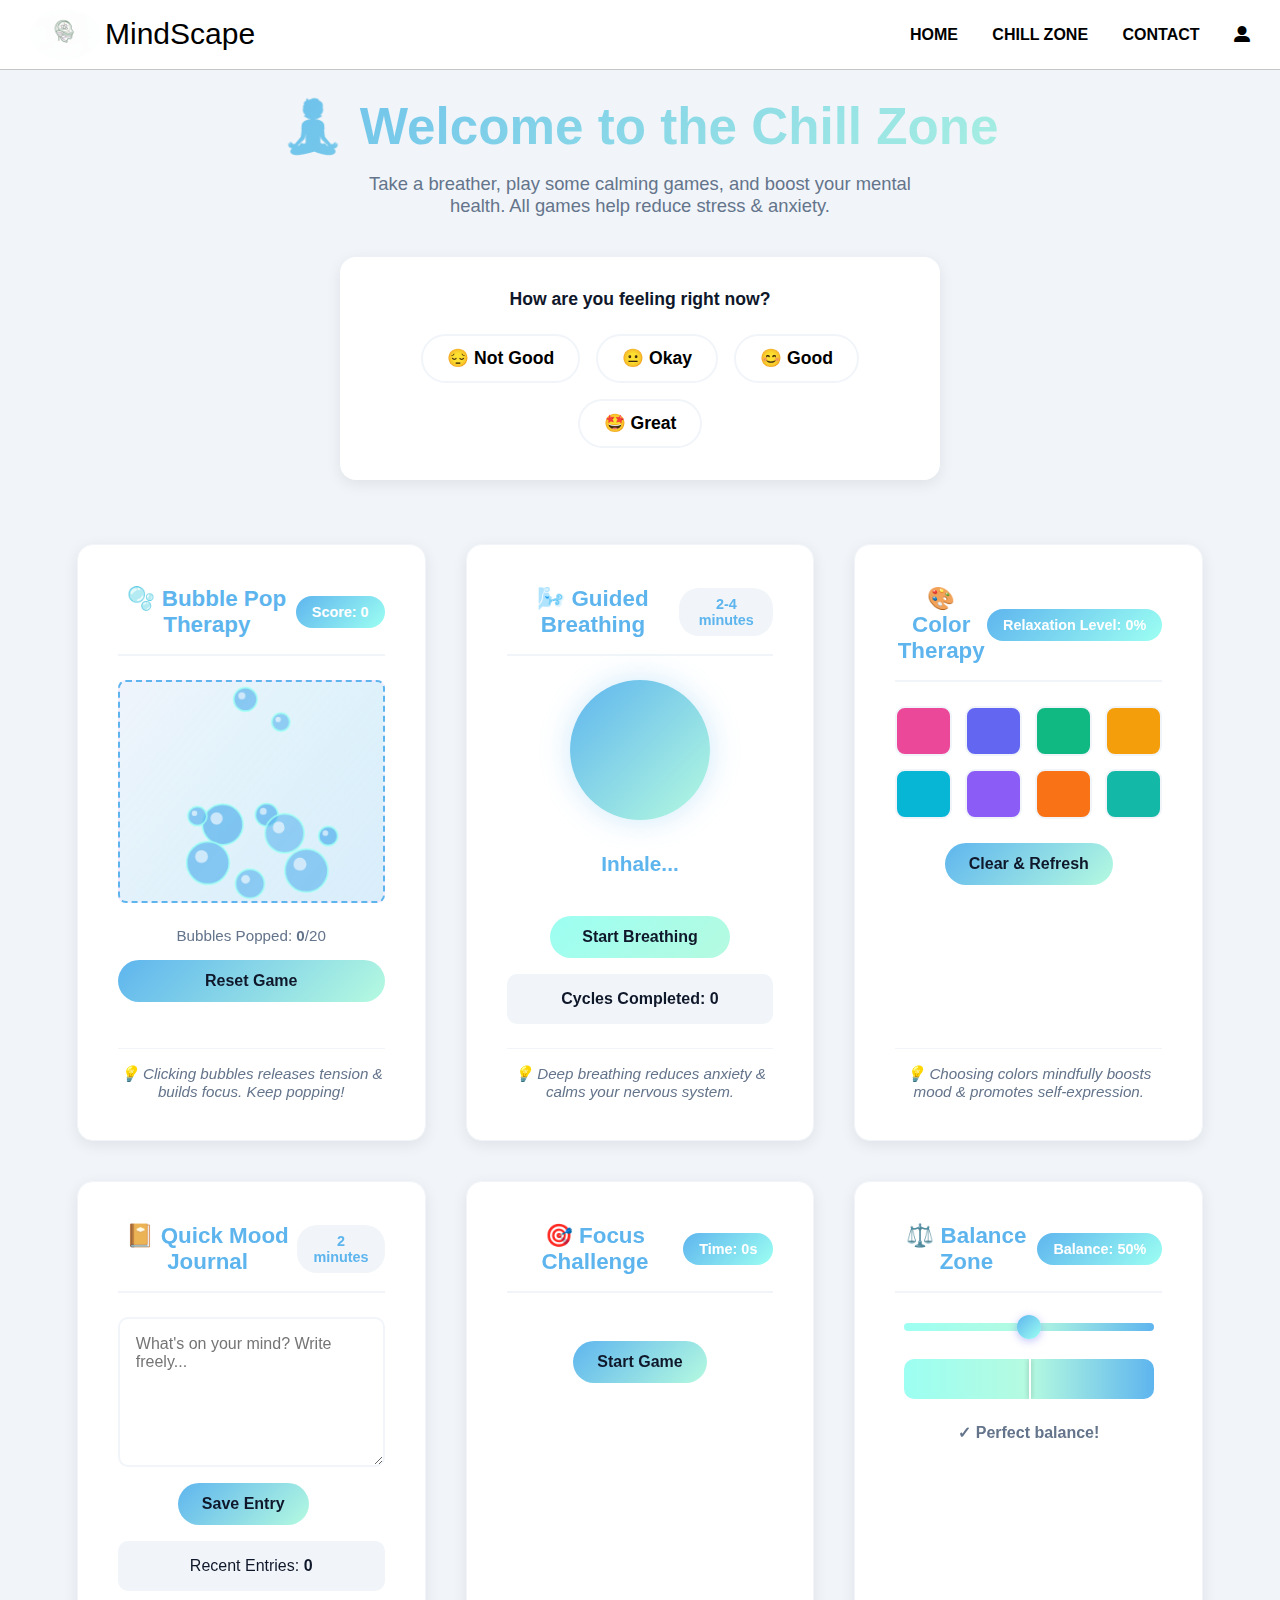
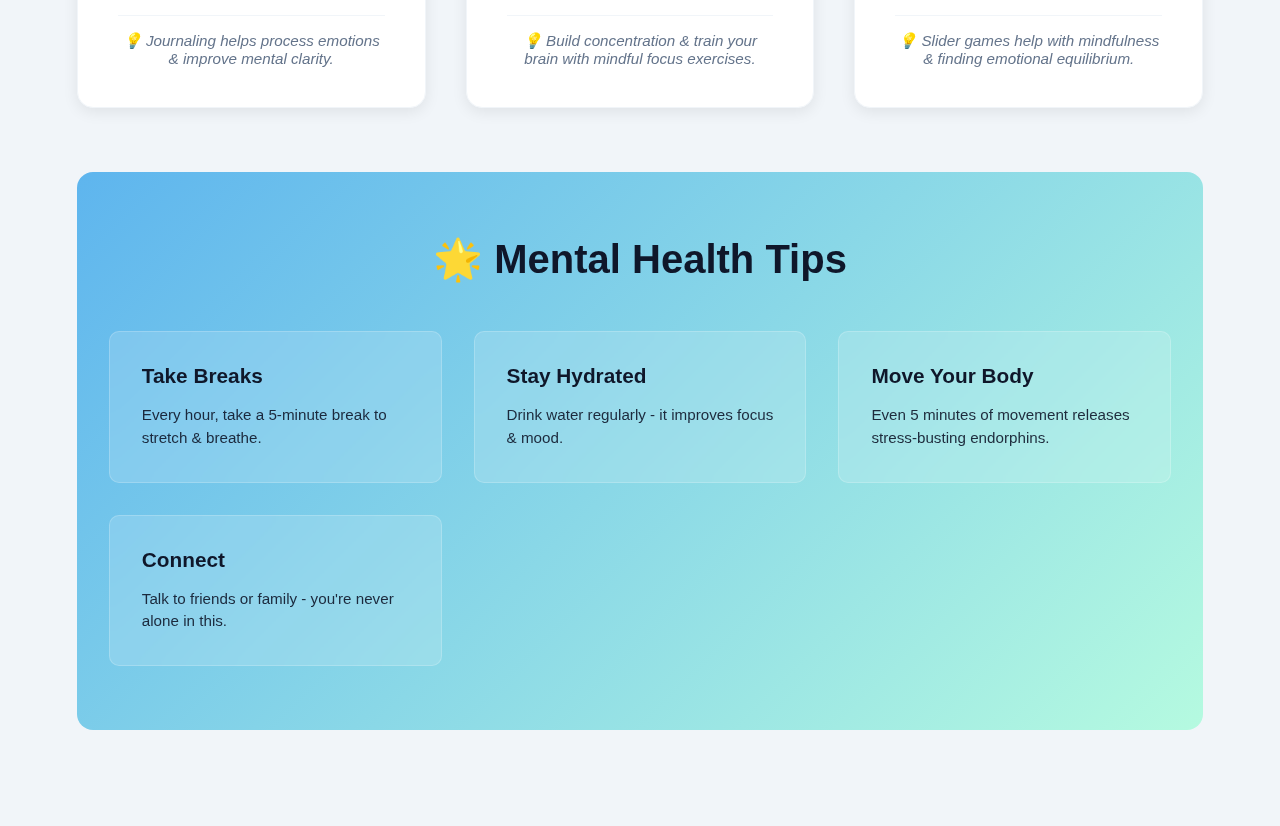
<file: relax.html>
<!DOCTYPE html>
<html lang="en">
<head>
    <meta charset="UTF-8">
    <meta name="viewport" content="width=device-width, initial-scale=1.0">
    <title>Chill Zone – Relax & Play</title>
    <link rel="stylesheet" href="https://cdnjs.cloudflare.com/ajax/libs/font-awesome/6.4.0/css/all.min.css">
    <link rel="stylesheet" href="Assets/Css/theme.css">
    <link rel="stylesheet" href="Assets/Css/style.css">
    <link rel="stylesheet" href="Assets/Css/relax.css">
</head>
<body>

  <!-- Navbar -->
  <div class="navbar">
    <a href="../index.html">
      <div class="logo-container">
        <img class="logo" src="Assets/Images/Logo.jpg" alt="MindScape Logo" />
        <p class="logo-name">MindScape</p>
      </div>
    </a>
    <ul>
      <li class="navbar-list"><a href="../index.html">Home</a></li>
      <li class="navbar-list"><a href="relax.html">Chill Zone</a></li>
      <li class="navbar-list"><a href="../contact.html">Contact</a></li>
      <li class="navbar-list"><a href="../signup.html"><i class="fas fa-user-alt"></i></a></li>
    </ul>
  </div>

  <!-- Main Content -->
  <main class="relax-container">
    <header class="relax-hero">
      <h1>🧘 Welcome to the Chill Zone</h1>
      <p>Take a breather, play some calming games, and boost your mental health. All games help reduce stress & anxiety.</p>
      <div class="mood-tracker">
        <p>How are you feeling right now?</p>
        <div class="mood-buttons">
          <button class="mood-btn" data-mood="😔">😔 Not Good</button>
          <button class="mood-btn" data-mood="😐">😐 Okay</button>
          <button class="mood-btn" data-mood="😊">😊 Good</button>
          <button class="mood-btn" data-mood="🤩">🤩 Great</button>
        </div>
      </div>
    </header>

    <!-- Games Grid -->
    <div class="relax-games">
      <!-- Bubble Popper -->
      <div class="game-card" id="bubble-popper">
        <div class="game-header">
          <h3>🫧 Bubble Pop Therapy</h3>
          <span class="score-badge">Score: <span id="bubbleScore">0</span></span>
        </div>
        <div class="game-content">
          <canvas id="bubbleCanvas"></canvas>
          <div class="game-stats">
            <p>Bubbles Popped: <strong id="bubblesPopped">0</strong>/20</p>
            <button class="reset-btn" onclick="resetBubbleGame()">Reset Game</button>
          </div>
        </div>
        <p class="game-description">💡 Clicking bubbles releases tension & builds focus. Keep popping!</p>
      </div>

      <!-- Guided Breathing -->
      <div class="game-card" id="breathing">
        <div class="game-header">
          <h3>🌬️ Guided Breathing</h3>
          <span class="tip-badge">2-4 minutes</span>
        </div>
        <div class="game-content breathing-content">
          <div class="breathing-circle"></div>
          <div class="breathing-text">
            <p id="breathingInstruction">Inhale...</p>
          </div>
          <div class="breathing-controls">
            <button class="play-btn" id="breathingBtn">Start Breathing</button>
            <div class="breathing-count">
              <p>Cycles Completed: <strong id="breathingCount">0</strong></p>
            </div>
          </div>
        </div>
        <p class="game-description">💡 Deep breathing reduces anxiety & calms your nervous system.</p>
      </div>

      <!-- Color Calm - Improved -->
      <div class="game-card" id="color-calm">
        <div class="game-header">
          <h3>🎨 Color Therapy</h3>
          <span class="score-badge">Relaxation Level: <span id="colorLevel">0</span>%</span>
        </div>
        <div class="game-content color-game-content">
          <div class="color-grid" id="colorGrid"></div>
          <button class="reset-btn" onclick="resetColorGame()">Clear & Refresh</button>
        </div>
        <p class="game-description">💡 Choosing colors mindfully boosts mood & promotes self-expression.</p>
      </div>

      <!-- Mood Journal -->
      <div class="game-card" id="mood-journal">
        <div class="game-header">
          <h3>📔 Quick Mood Journal</h3>
          <span class="tip-badge">2 minutes</span>
        </div>
        <div class="game-content journal-content">
          <textarea id="journalText" placeholder="What's on your mind? Write freely..."></textarea>
          <div class="journal-buttons">
            <button class="save-btn" onclick="saveJournal()">Save Entry</button>
            <span id="journalStatus"></span>
          </div>
          <div class="journal-entries">
            <p>Recent Entries: <strong id="journalCount">0</strong></p>
          </div>
        </div>
        <p class="game-description">💡 Journaling helps process emotions & improve mental clarity.</p>
      </div>

      <!-- Focus Grid -->
      <div class="game-card" id="focus-grid">
        <div class="game-header">
          <h3>🎯 Focus Challenge</h3>
          <span class="score-badge">Time: <span id="focusTime">0</span>s</span>
        </div>
        <div class="game-content focus-content">
          <div class="focus-grid" id="focusGridContainer"></div>
          <button class="start-btn" onclick="startFocusGame()">Start Game</button>
          <p id="focusFeedback"></p>
        </div>
        <p class="game-description">💡 Build concentration & train your brain with mindful focus exercises.</p>
      </div>

      <!-- Zen Slider - Improved -->
      <div class="game-card" id="zen-slider">
        <div class="game-header">
          <h3>⚖️ Balance Zone</h3>
          <span class="score-badge">Balance: <span id="balanceValue">50</span>%</span>
        </div>
        <div class="game-content slider-content">
          <div class="slider-container">
            <input type="range" min="0" max="100" value="50" class="slider" id="zenSlider">
          </div>
          <div class="balance-visualization" id="balanceViz"></div>
          <p id="balanceMessage">Find your balance...</p>
        </div>
        <p class="game-description">💡 Slider games help with mindfulness & finding emotional equilibrium.</p>
      </div>
    </div>

    <!-- Mental Health Tips -->
    <section class="tips-section">
      <h2>🌟 Mental Health Tips</h2>
      <div class="tips-grid">
        <div class="tip-card">
          <h4>Take Breaks</h4>
          <p>Every hour, take a 5-minute break to stretch & breathe.</p>
        </div>
        <div class="tip-card">
          <h4>Stay Hydrated</h4>
          <p>Drink water regularly - it improves focus & mood.</p>
        </div>
        <div class="tip-card">
          <h4>Move Your Body</h4>
          <p>Even 5 minutes of movement releases stress-busting endorphins.</p>
        </div>
        <div class="tip-card">
          <h4>Connect</h4>
          <p>Talk to friends or family - you're never alone in this.</p>
        </div>
      </div>
    </section>
  </main>

  <script src="Assets/Javascript/relax.js"></script>
</body>
</html>
</file>
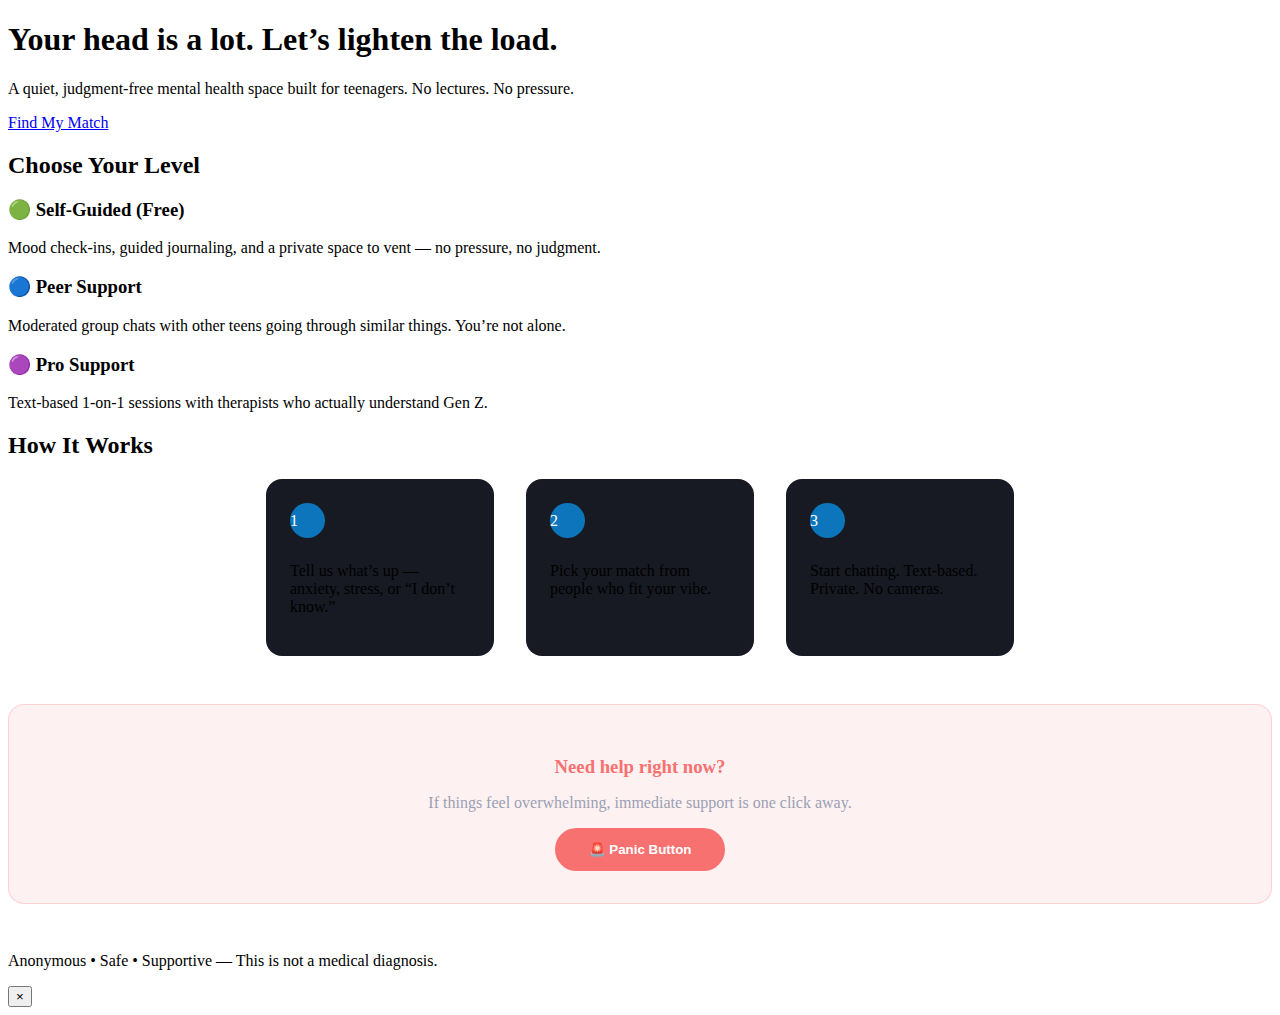
<file: services.html>
<!DOCTYPE html>
<html lang="en">
<head>
  <meta charset="UTF-8" />
  <meta name="viewport" content="width=device-width, initial-scale=1.0" />
  <title>Teen Mental Health — Services</title>
  <link rel="stylesheet" href="Assets/Css/theme.css" />
  <link rel="stylesheet" href="Assets/Css/services.css" />
  <link href="https://fonts.googleapis.com/css2?family=Inter:wght@300;400;500;600;700&display=swap" rel="stylesheet">
</head>
<body class="dark-theme">

  <div class="container">
    <!-- Hero -->
    <section class="hero">
      <h1>Your head is a lot. Let’s lighten the load.</h1>
      <p>A quiet, judgment-free mental health space built for teenagers. No lectures. No pressure.</p>
      <a href="#" class="cta">Find My Match</a>
    </section>

    <!-- Services -->
    <section>
      <h2 class="section-title">Choose Your Level</h2>
      <div class="grid">
        <div class="card">
          <h3>🟢 Self-Guided (Free)</h3>
          <p>Mood check-ins, guided journaling, and a private space to vent — no pressure, no judgment.</p>
        </div>
        <div class="card">
          <h3>🔵 Peer Support</h3>
          <p>Moderated group chats with other teens going through similar things. You’re not alone.</p>
        </div>
        <div class="card">
          <h3>🟣 Pro Support</h3>
          <p>Text-based 1-on-1 sessions with therapists who actually understand Gen Z.</p>
        </div>
      </div>
    </section>

    <!-- How it works -->
    <section>
      <h2 class="section-title">How It Works</h2>
      <div class="steps">
        <div class="step"><span>1</span><p>Tell us what’s up — anxiety, stress, or “I don’t know.”</p></div>
        <div class="step"><span>2</span><p>Pick your match from people who fit your vibe.</p></div>
        <div class="step"><span>3</span><p>Start chatting. Text-based. Private. No cameras.</p></div>
      </div>
    </section>

    <!-- Panic -->
    <section class="panic">
      <h3>Need help right now?</h3>
      <p>If things feel overwhelming, immediate support is one click away.</p>
      <button>🚨 Panic Button</button>
    </section>

    <footer>
      <p>Anonymous • Safe • Supportive — This is not a medical diagnosis.</p>
    </footer>
  </div>

  <!-- Quick Exit -->
  <button class="exit" onclick="window.location.href='https://www.google.com'">×</button>

</body>
</html>
</file>
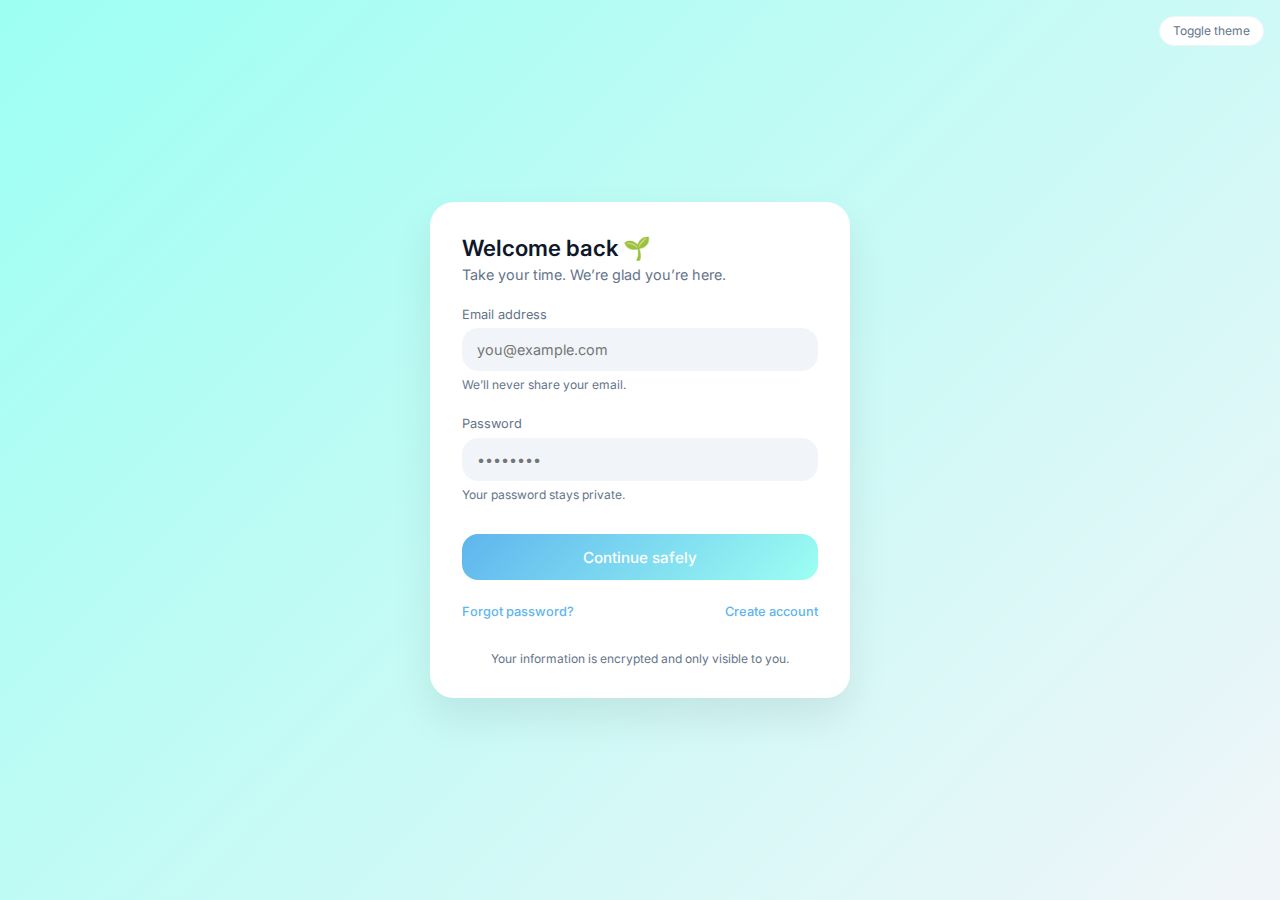
<file: signup.html>
<!DOCTYPE html>
<html lang="en">
<head>
  <meta charset="UTF-8" />
  <meta name="viewport" content="width=device-width, initial-scale=1.0" />
  <title>Welcome Back</title>
  <link href="https://fonts.googleapis.com/css2?family=Inter:wght@300;400;500;600&display=swap" rel="stylesheet">

  <style>
    /* LIGHT MODE */
    :root{
      --primary-color: #5eb5ee;
      --secondary-color: #9cfff2;
      --tertiary-color: #b5fae0;

      --bg-primary: #ffffff;
      --bg-secondary: #f1f5f9;

      --text-primary: #0f172a;
      --text-muted: #64748b;

      --radius: 16px;
    }

    /* DARK MODE */
    body.dark-theme{
      --primary-color: #0c75bb;
      --secondary-color: #309487;
      --tertiary-color: #b5fae0;

      --bg-primary: #0f1117;
      --bg-secondary: #171a23;

      --text-primary: #e6e6eb;
      --text-muted: #9aa0b3;
    }

    *{
      margin:0;
      padding:0;
      box-sizing:border-box;
      font-family: 'Inter', sans-serif;
    }

    body{
      min-height:100vh;
      background: linear-gradient(135deg, var(--secondary-color), var(--bg-secondary));
      display:flex;
      align-items:center;
      justify-content:center;
      padding:1.5rem;
      color:var(--text-primary);
    }

    .login-card{
      width:100%;
      max-width:420px;
      background:var(--bg-primary);
      border-radius:24px;
      padding:2rem;
      box-shadow:0 20px 40px rgba(0,0,0,0.08);
      display:flex;
      flex-direction:column;
      gap:1.5rem;
    }

    .login-header h1{
      font-size:1.4rem;
      font-weight:600;
    }

    .login-header p{
      font-size:0.9rem;
      color:var(--text-muted);
      margin-top:0.3rem;
    }

    .field{
      display:flex;
      flex-direction:column;
      gap:0.4rem;
    }

    label{
      font-size:0.8rem;
      color:var(--text-muted);
    }

    input{
      padding:0.75rem 0.9rem;
      border-radius:var(--radius);
      border:1px solid var(--bg-secondary);
      background:var(--bg-secondary);
      font-size:0.9rem;
      color:var(--text-primary);
      outline:none;
      transition:border 0.2s ease, box-shadow 0.2s ease;
    }

    input:focus{
      border-color:var(--primary-color);
      box-shadow:0 0 0 3px rgba(94,181,238,0.25);
      background:var(--bg-primary);
    }

    .helper-text{
      font-size:0.75rem;
      color:var(--text-muted);
    }

    .login-btn{
      margin-top:0.5rem;
      padding:0.85rem;
      border:none;
      border-radius:var(--radius);
      background:linear-gradient(135deg, var(--primary-color), var(--secondary-color));
      color:#fff;
      font-size:0.95rem;
      font-weight:500;
      cursor:pointer;
      transition:transform 0.15s ease, box-shadow 0.15s ease;
    }

    .login-btn:hover{
      transform:translateY(-1px);
      box-shadow:0 10px 20px rgba(0,0,0,0.12);
    }

    .login-footer{
      display:flex;
      justify-content:space-between;
      align-items:center;
      font-size:0.8rem;
      color:var(--text-muted);
    }

    .login-footer a{
      color:var(--primary-color);
      text-decoration:none;
      font-weight:500;
    }

    .privacy-note{
      margin-top:0.5rem;
      text-align:center;
      font-size:0.75rem;
      color:var(--text-muted);
    }

    .theme-toggle{
      position:absolute;
      top:1rem;
      right:1rem;
      background:var(--bg-primary);
      border:1px solid var(--bg-secondary);
      border-radius:999px;
      padding:0.4rem 0.8rem;
      font-size:0.75rem;
      cursor:pointer;
      color:var(--text-muted);
    }
  </style>
</head>
<body>

  <button class="theme-toggle" onclick="document.body.classList.toggle('dark-theme')">
    Toggle theme
  </button>

  <div class="login-card">
    <div class="login-header">
      <h1>Welcome back 🌱</h1>
      <p>Take your time. We’re glad you’re here.</p>
    </div>

    <div class="field">
      <label>Email address</label>
      <input type="email" placeholder="you@example.com" />
      <div class="helper-text">We’ll never share your email.</div>
    </div>

    <div class="field">
      <label>Password</label>
      <input type="password" placeholder="••••••••" />
      <div class="helper-text">Your password stays private.</div>
    </div>

    <button class="login-btn">Continue safely</button>

    <div class="login-footer">
      <a href="#">Forgot password?</a>
      <a href="#">Create account</a>
    </div>

    <div class="privacy-note">
      Your information is encrypted and only visible to you.
    </div>
  </div>

</body>
</html>
</file>
<file: Assets/Css/theme.css>
/* LIGHT MODE */
:root{
    --primary-color: #5eb5ee;
    --secondary-color: #9cfff2;
    --tertiary-color: #b5fae0;

    --bg-primary: #ffffff;
    --bg-secondary: #f1f5f9;

    --text-primary: #0f172a;
    --text-muted: #64748b;

    --radius: 16px;
}

/* DARK MODE */
body.dark-theme{
    --primary-color: #0c75bb;
    --secondary-color: #309487;
    --tertiary-color: #b5fae0;

    --bg-primary: #0f1117;
    --bg-secondary: #171a23;

    --text-primary: #e6e6eb;
    --text-muted: #9aa0b3;
}
</file>
<file: Assets/Css/style.css>
* {
  font-family: Helvetica, Arial, sans-serif;
  margin: 0;
  padding: 0;
  box-sizing: border-box;
}

body{
  background: #d7f2fc;
  background: linear-gradient(99deg,rgba(215, 242, 252, 1) 20%, rgba(87, 199, 186, 1) 64%, rgba(18, 200, 224, 1) 100%);
  overflow-x: hidden;
}

.logo-container {
  display: flex;
  align-items: center;
  text-decoration: none;
}

a{
  text-decoration: none;
  color: black;
}

/* ===== NAVBAR ===== */
.logo-name {
  font-family:"Supermercado One", sans-serif; 
  font-weight: 450;
  font-size: 30px;
}

.logo {
  width: 70px;
  height: auto;
  border-radius: 50%;
  object-fit: cover;
  object-position: center;
  margin-left: 30px;
  cursor: pointer;
  margin-right: 5px;
}

.navbar {
  display: flex;
  align-items: center;
  justify-content: space-between; 
  background-color: rgb(255, 255, 255);
  position: fixed;
  top: 0;
  right: 0;
  left: 0;
  height: 70px;
  border-bottom-width: 1px;
  border-bottom-style: solid;
  border-color: rgb(197, 197, 197);
  z-index: 100;
}

.navbar-list {
  display: inline-block;
  list-style: none;
  position: relative;
  color: black;
  margin-right: 30px;
  font-weight: bold;
  transition: .1s;
}

.navbar ul li a {
  text-decoration: none;
  color: rgb(0, 0, 0);
  text-transform: uppercase;
  text-decoration-color:white ;
}

.navbar-list {
  position: relative;
}

.navbar-list::after {
  content: '';
  height: 3px;
  width: 0;
  background: #12c8e0;
  position: absolute;
  left: 0;
  bottom: -10px;
  transition: 0.7s;
} 

.navbar-list:hover::after {
  width: 100%;
}

#navprofile::after {
  content: none;
}

#search::after{
  content: none;
}

/* Navbar Search */
#search{
  margin-right:12px;
}

.search-container {
  position: relative;
  --size-button: 40px;
  color: white;
  max-width: fit-content;
}

#navSearchInput {
  padding-left: var(--size-button);
  height: var(--size-button);
  font-size: 15px;
  border: none;
  color: #fff;
  outline: none;
  width: 1px;
  transition: all ease 0.3s;
  background-color: transparent;
  border-radius: 50px;
  cursor: pointer;
}

#navSearchInput:focus,
#navSearchInput:not(:invalid) {
  width: 300px;
  cursor: text;
  box-shadow: 0px 0px 0px #0e0e0e, 0px 0px 0px rgb(95 94 94 / 25%), inset 1.5px 1.5px 3px #0e0e0e, inset -1.5px -1.5px 3px #5f5e5e;
}

#navSearchInput:focus + .icon,
#navSearchInput:not(:invalid) + .icon {
  pointer-events: all;
  cursor: pointer;
}

.search-container .icon {
  position: absolute;
  justify-self: center;
  align-self: center;
  width: 35px;
  height: 30px;
  top: 0;
  left: 0;
  padding-top: 9px;
  pointer-events: none;
}

.search-container .icon svg {
  width: 100%;
  height: 100%;
}

/* ===== MAIN CONTAINER ===== */
.main-container{
  min-height: 100vh;
  width: 100%;
  padding-top: 70px;
}

/* ===== HERO SECTION ===== */
.main-Hero{
  min-height: 90vh;
  position: relative;
  display: flex;
  align-items: center;
  justify-content: center;
  padding: 2rem 6%;
  background-image: url('../Images/Hero.jpg');
  background-size: cover;
  background-position: center;
  background-repeat: no-repeat;
}

.hero-overlay {
  position: absolute;
  top: 0;
  left: 0;
  width: 100%;
  height: 100%;
  background: linear-gradient(135deg, rgba(18, 200, 224, 0.85) 0%, rgba(87, 199, 186, 0.75) 50%, rgba(215, 242, 252, 0.7) 100%);
  z-index: 1;
}

.hero-content {
  position: relative;
  z-index: 2;
  text-align: center;
  max-width: 900px;
  color: white;
  animation: fadeInUp 1s ease-out;
}

@keyframes fadeInUp {
  from {
    opacity: 0;
    transform: translateY(30px);
  }
  to {
    opacity: 1;
    transform: translateY(0);
  }
}

.hero-title {
  font-size: 3.5rem;
  font-weight: 700;
  margin-bottom: 1.5rem;
  line-height: 1.2;
  text-shadow: 2px 2px 4px rgba(0, 0, 0, 0.3);
}

.hero-subtitle {
  font-size: 1.25rem;
  margin-bottom: 2.5rem;
  line-height: 1.6;
  opacity: 0.95;
  max-width: 700px;
  margin-left: auto;
  margin-right: auto;
}

.hero-buttons {
  display: flex;
  gap: 1.5rem;
  justify-content: center;
  flex-wrap: wrap;
  margin-bottom: 3rem;
}

.hero-btn {
  padding: 1rem 2.5rem;
  font-size: 1.1rem;
  font-weight: 600;
  border: none;
  border-radius: 50px;
  cursor: pointer;
  transition: all 0.3s ease;
  text-transform: uppercase;
  letter-spacing: 0.5px;
}

.hero-btn.primary {
  background: white;
  color: #12c8e0;
  box-shadow: 0 4px 15px rgba(0, 0, 0, 0.2);
}

.hero-btn.primary:hover {
  background: #f0f0f0;
  transform: translateY(-3px);
  box-shadow: 0 6px 20px rgba(0, 0, 0, 0.3);
}

.hero-btn.secondary {
  background: transparent;
  color: white;
  border: 2px solid white;
}

.hero-btn.secondary:hover {
  background: rgba(255, 255, 255, 0.2);
  transform: translateY(-3px);
}

.hero-stats {
  display: flex;
  justify-content: center;
  gap: 3rem;
  flex-wrap: wrap;
  padding-top: 2rem;
  border-top: 1px solid rgba(255, 255, 255, 0.3);
}

.stat-item {
  display: flex;
  flex-direction: column;
  align-items: center;
  gap: 0.5rem;
}

.stat-number {
  font-size: 2.5rem;
  font-weight: 700;
  color: white;
  text-shadow: 2px 2px 4px rgba(0, 0, 0, 0.3);
}

.stat-label {
  font-size: 0.9rem;
  opacity: 0.9;
  text-transform: uppercase;
  letter-spacing: 1px;
}

/* ===== SERVICES SECTION ===== */
.services {
  padding: 4rem 6%;
  background: rgba(255, 255, 255, 0.5);
}

.services-hero {
  text-align: center;
  margin-bottom: 3rem;
}

.services-hero h1 {
  font-size: 2.5rem;
  color: #2c3e50;
  margin-bottom: 1rem;
}

.services-hero p {
  font-size: 1.1rem;
  color: #555;
  margin-bottom: 2rem;
}

.primary-btn {
  background: #12c8e0;
  color: white;
  padding: 1rem 2rem;
  border: none;
  border-radius: 50px;
  font-size: 1rem;
  font-weight: 600;
  cursor: pointer;
  transition: all 0.3s ease;
}

.primary-btn:hover {
  background: #0fa8c0;
  transform: translateY(-2px);
  box-shadow: 0 4px 12px rgba(18, 200, 224, 0.3);
}

.service-cards {
  display: grid;
  grid-template-columns: repeat(auto-fit, minmax(280px, 1fr));
  gap: 2rem;
  margin-bottom: 4rem;
}

.service-card {
  background: white;
  padding: 2rem;
  border-radius: 16px;
  box-shadow: 0 4px 6px rgba(0, 0, 0, 0.1);
  transition: all 0.3s ease;
  position: relative;
}

.service-card:hover {
  transform: translateY(-5px);
  box-shadow: 0 8px 20px rgba(0, 0, 0, 0.15);
}

.service-card.highlight {
  border: 2px solid #12c8e0;
}

.service-card i {
  font-size: 2.5rem;
  color: #12c8e0;
  margin-bottom: 1rem;
}

.service-card h3 {
  font-size: 1.3rem;
  color: #2c3e50;
  margin-bottom: 0.5rem;
}

.service-card p {
  color: #666;
  line-height: 1.6;
  margin-bottom: 1rem;
}

.tag {
  display: inline-block;
  padding: 0.4rem 1rem;
  border-radius: 20px;
  font-size: 0.8rem;
  font-weight: 600;
  text-transform: uppercase;
}

.tag.free {
  background: #d4edda;
  color: #155724;
}

.tag.community {
  background: #cce5ff;
  color: #004085;
}

.tag.premium {
  background: #fff3cd;
  color: #856404;
}

/* Service Buttons */
.service-btn {
  display: inline-block;
  background: linear-gradient(135deg, #12c8e0 0%, #57c7ba 100%);
  color: white;
  padding: 0.75rem 1.5rem;
  border: none;
  border-radius: 25px;
  font-size: 0.95rem;
  font-weight: 600;
  cursor: pointer;
  transition: all 0.3s ease;
  margin-top: 1rem;
  text-transform: uppercase;
  letter-spacing: 0.5px;
}

.service-btn:hover {
  transform: translateY(-3px);
  box-shadow: 0 6px 20px rgba(18, 200, 224, 0.4);
}

.service-btn.therapy-btn {
  background: linear-gradient(135deg, #57c7ba 0%, #12c8e0 100%);
}

/* Modal Styles */
.modal {
  display: none;
  position: fixed;
  z-index: 1000;
  left: 0;
  top: 0;
  width: 100%;
  height: 100%;
  background-color: rgba(0, 0, 0, 0.5);
  animation: fadeIn 0.3s ease;
}

@keyframes fadeIn {
  from { opacity: 0; }
  to { opacity: 1; }
}

.modal-content {
  background-color: white;
  margin: 5% auto;
  padding: 2.5rem;
  border-radius: 16px;
  width: 90%;
  max-width: 700px;
  box-shadow: 0 8px 32px rgba(0, 0, 0, 0.2);
  animation: slideIn 0.3s ease;
  max-height: 90vh;
  overflow-y: auto;
}

@keyframes slideIn {
  from {
    opacity: 0;
    transform: translateY(-50px);
  }
  to {
    opacity: 1;
    transform: translateY(0);
  }
}

.modal-content h2 {
  color: #2c3e50;
  font-size: 1.8rem;
  margin-bottom: 0.5rem;
}

.modal-subtitle {
  color: #666;
  font-size: 0.95rem;
  margin-bottom: 1.5rem;
}

.close {
  color: #aaa;
  float: right;
  font-size: 28px;
  font-weight: bold;
  cursor: pointer;
  transition: color 0.3s ease;
}

.close:hover,
.close:focus {
  color: #000;
}

/* Peer Support Groups */
.peer-groups {
  display: grid;
  grid-template-columns: repeat(auto-fit, minmax(200px, 1fr));
  gap: 1.5rem;
  margin-bottom: 2rem;
}

.group-card {
  background: #f8f9fa;
  padding: 1.5rem;
  border-radius: 12px;
  border: 2px solid #e0e0e0;
  transition: all 0.3s ease;
}

.group-card:hover {
  border-color: #12c8e0;
  box-shadow: 0 4px 12px rgba(18, 200, 224, 0.2);
  transform: translateY(-3px);
}

.group-card h4 {
  color: #2c3e50;
  margin: 0 0 0.5rem 0;
  font-size: 1.1rem;
}

.group-card p {
  color: #666;
  font-size: 0.9rem;
  margin: 0.5rem 0;
  line-height: 1.5;
}

.group-card .members {
  color: #12c8e0;
  font-weight: 600;
  font-size: 0.85rem;
  margin-top: 0.5rem;
}

.join-btn {
  width: 100%;
  background: linear-gradient(135deg, #12c8e0, #57c7ba);
  color: white;
  padding: 0.6rem 1rem;
  border: none;
  border-radius: 20px;
  font-weight: 600;
  cursor: pointer;
  margin-top: 1rem;
  transition: all 0.3s ease;
  font-size: 0.9rem;
}

.join-btn:hover {
  transform: scale(1.05);
  box-shadow: 0 4px 12px rgba(18, 200, 224, 0.4);
}

.safety-note {
  background: #e7f5f7;
  padding: 1rem;
  border-radius: 8px;
  border-left: 4px solid #12c8e0;
  color: #0c5a6d;
}

.safety-note p {
  margin: 0;
  font-size: 0.9rem;
  line-height: 1.6;
}

/* Therapy Form */
.therapy-form {
  background: #f8f9fa;
  padding: 1.5rem;
  border-radius: 12px;
  margin-bottom: 1.5rem;
}

.form-group {
  margin-bottom: 1.5rem;
}

.form-group label {
  display: block;
  color: #2c3e50;
  font-weight: 600;
  margin-bottom: 0.5rem;
  font-size: 0.95rem;
}

.form-group select {
  width: 100%;
  padding: 0.75rem;
  border: 2px solid #e0e0e0;
  border-radius: 8px;
  font-size: 0.95rem;
  color: #2c3e50;
  transition: border-color 0.3s ease;
}

.form-group select:focus {
  outline: none;
  border-color: #12c8e0;
  box-shadow: 0 0 0 3px rgba(18, 200, 224, 0.1);
}

.radio-group {
  display: flex;
  flex-direction: column;
  gap: 0.75rem;
}

.radio-group label {
  display: flex;
  align-items: center;
  margin-bottom: 0;
  font-weight: 500;
  cursor: pointer;
}

.radio-group input[type="radio"] {
  margin-right: 0.75rem;
  cursor: pointer;
  accent-color: #12c8e0;
}

.submit-btn {
  width: 100%;
  background: linear-gradient(135deg, #12c8e0, #57c7ba);
  color: white;
  padding: 1rem;
  border: none;
  border-radius: 25px;
  font-size: 1rem;
  font-weight: 600;
  cursor: pointer;
  transition: all 0.3s ease;
  text-transform: uppercase;
  letter-spacing: 0.5px;
}

.submit-btn:hover {
  transform: translateY(-3px);
  box-shadow: 0 6px 20px rgba(18, 200, 224, 0.4);
}

.therapist-info {
  background: #f0fafb;
  padding: 1.5rem;
  border-radius: 10px;
  border-left: 4px solid #12c8e0;
}

.therapist-info p {
  color: #333;
  font-size: 0.95rem;
  line-height: 1.8;
  margin: 0.5rem 0;
}

.therapist-info strong {
  color: #12c8e0;
}

/* Chat Modal */
.chat-modal-content {
  max-width: 600px !important;
  display: flex;
  flex-direction: column;
  gap: 1rem;
}

.chat-header {
  border-bottom: 2px solid #e0e0e0;
  padding-bottom: 1rem;
}

.chat-header h2 {
  font-size: 1.6rem;
  color: #2c3e50;
  margin: 0;
}

.chat-container {
  flex: 1 1 auto;
  border: 1px solid #e0e0e0;
  border-radius: 10px;
  overflow: hidden;
  background: #fafafa;
  display: flex;
  flex-direction: column;
  min-height: 220px;
}

.chat-messages {
  flex: 1 1 auto;
  overflow-y: auto;
  padding: 1.5rem;
  display: flex;
  flex-direction: column;
  gap: 1rem;
}

/* Keep the chat modal content from stretching the full viewport; let inner area scroll */
.chat-modal-content {
  margin: auto;
  max-height: 80vh;
  overflow: hidden;
}

.message {
  display: flex;
  gap: 0.75rem;
  animation: slideInMessage 0.4s ease-out;
}

@keyframes slideInMessage {
  from {
    opacity: 0;
    transform: translateY(10px);
  }
  to {
    opacity: 1;
    transform: translateY(0);
  }
}

.message-avatar {
  font-size: 1.5rem;
  min-width: 40px;
  text-align: center;
}

.message-content {
  flex: 1;
  background: white;
  padding: 1rem;
  border-radius: 10px;
  box-shadow: 0 1px 3px rgba(0, 0, 0, 0.1);
}

.message-sender {
  margin: 0 0 0.25rem 0;
  font-size: 0.85rem;
  color: #666;
}

.message-content p:last-child {
  margin: 0;
  color: #333;
}

.welcome-message .message-content {
  background: linear-gradient(135deg, #e7f5f7, #f0fafb);
  border-left: 4px solid #12c8e0;
}

.other-message .message-content {
  background: white;
}

.chat-info {
  background: #e7f5f7;
  padding: 1rem;
  border-radius: 8px;
  border-left: 4px solid #12c8e0;
  color: #0c5a6d;
}

.chat-info p {
  margin: 0;
  font-size: 0.9rem;
  line-height: 1.6;
}

.enter-chat-btn {
  background: linear-gradient(135deg, #12c8e0, #57c7ba);
  color: white;
  padding: 1rem;
  border: none;
  border-radius: 25px;
  font-size: 1rem;
  font-weight: 600;
  cursor: pointer;
  transition: all 0.3s ease;
  text-transform: uppercase;
  letter-spacing: 0.5px;
}

.enter-chat-btn:hover {
  transform: translateY(-3px);
  box-shadow: 0 6px 20px rgba(18, 200, 224, 0.4);
}

.close-chat-btn {
  background: #f0f0f0;
  color: #666;
  padding: 0.75rem;
  border: none;
  border-radius: 10px;
  font-size: 0.95rem;
  font-weight: 600;
  cursor: pointer;
  transition: all 0.3s ease;
}

.close-chat-btn:hover {
  background: #ddd;
}

/* Therapist Match Modal */
.therapist-match-content {
  max-width: 600px !important;
}

.match-header {
  text-align: center;
  margin-bottom: 2rem;
}

.match-animation {
  font-size: 3rem;
  margin-bottom: 1rem;
  animation: celebrate 0.6s ease-out;
}

@keyframes celebrate {
  0% {
    transform: scale(0) rotate(0deg);
    opacity: 0;
  }
  50% {
    transform: scale(1.2) rotate(10deg);
  }
  100% {
    transform: scale(1) rotate(0deg);
    opacity: 1;
  }
}

.therapist-card {
  background: linear-gradient(135deg, #f0fafb, #e7f5f7);
  padding: 2rem;
  border-radius: 12px;
  text-align: center;
  margin-bottom: 2rem;
  border: 2px solid #12c8e0;
}

.therapist-avatar {
  font-size: 3rem;
  margin-bottom: 1rem;
}

.therapist-card h3 {
  color: #2c3e50;
  font-size: 1.5rem;
  margin: 0 0 0.5rem 0;
}

.therapist-specialty {
  color: #12c8e0;
  font-weight: 600;
  margin: 0 0 0.75rem 0;
}

.therapist-bio {
  color: #666;
  font-size: 0.95rem;
  margin: 0;
  line-height: 1.6;
}

.match-details {
  display: grid;
  grid-template-columns: repeat(3, 1fr);
  gap: 1rem;
  margin-bottom: 2rem;
}

.detail-item {
  background: #f8f9fa;
  padding: 1.25rem;
  border-radius: 10px;
  text-align: center;
  border: 1px solid #e0e0e0;
}

.detail-icon {
  font-size: 1.8rem;
  display: block;
  margin-bottom: 0.5rem;
}

.detail-label {
  color: #666;
  font-size: 0.85rem;
  margin: 0.5rem 0 0 0;
  text-transform: uppercase;
  letter-spacing: 0.5px;
}

.detail-value {
  color: #2c3e50;
  font-weight: 600;
  font-size: 0.95rem;
  margin: 0.25rem 0 0 0;
}

.confirmation-text {
  background: #fff3cd;
  padding: 1.25rem;
  border-radius: 10px;
  border-left: 4px solid #ffc107;
  margin-bottom: 1.5rem;
  text-align: center;
}

.confirmation-text p {
  color: #856404;
  margin: 0.5rem 0;
  font-size: 0.95rem;
}

.confirmation-text p:first-child {
  margin-top: 0;
  font-weight: 600;
}

.start-therapy-btn {
  width: 100%;
  background: linear-gradient(135deg, #12c8e0, #57c7ba);
  color: white;
  padding: 1rem;
  border: none;
  border-radius: 25px;
  font-size: 1rem;
  font-weight: 600;
  cursor: pointer;
  transition: all 0.3s ease;
  text-transform: uppercase;
  letter-spacing: 0.5px;
  margin-bottom: 1rem;
}

.start-therapy-btn:hover {
  transform: translateY(-3px);
  box-shadow: 0 6px 20px rgba(18, 200, 224, 0.4);
}

.schedule-later-btn {
  width: 100%;
  background: #f0f0f0;
  color: #666;
  padding: 0.75rem;
  border: none;
  border-radius: 10px;
  font-size: 0.95rem;
  font-weight: 600;
  cursor: pointer;
  transition: all 0.3s ease;
}

.schedule-later-btn:hover {
  background: #ddd;
}

/* Toast Notification */
.toast {
  position: fixed;
  bottom: 20px;
  right: 20px;
  background: white;
  padding: 1.25rem 1.5rem;
  border-radius: 10px;
  box-shadow: 0 4px 20px rgba(0, 0, 0, 0.2);
  display: flex;
  align-items: center;
  gap: 1rem;
  z-index: 2000;
  max-width: 400px;
  opacity: 0;
  transform: translateY(100px);
  transition: all 0.3s ease;
  animation: none;
}

.toast.show {
  opacity: 1;
  transform: translateY(0);
  animation: slideUp 0.3s ease-out;
}

@keyframes slideUp {
  from {
    opacity: 0;
    transform: translateY(100px);
  }
  to {
    opacity: 1;
    transform: translateY(0);
  }
}

.toast-content {
  display: flex;
  align-items: center;
  gap: 0.75rem;
}

.toast-icon {
  font-size: 1.5rem;
  color: #12c8e0;
  font-weight: bold;
}

#toast-message {
  color: #2c3e50;
  margin: 0;
  font-weight: 500;
  font-size: 0.95rem;
}

@media (max-width: 600px) {
  .toast {
    right: 10px;
    left: 10px;
    max-width: none;
  }
  
  .match-details {
    grid-template-columns: 1fr;
  }
  
  .chat-messages {
    min-height: 250px;
    max-height: 350px;
  }
}

/* Chat input area */
.chat-input {
  display: flex;
  gap: 0.75rem;
  margin-top: 1rem;
  align-items: center;
}

.chat-input textarea {
  flex: 1;
  resize: none;
  padding: 0.75rem 1rem;
  border-radius: 10px;
  border: 1px solid #e0e0e0;
  font-size: 0.95rem;
}

#send-chat-btn {
  background: linear-gradient(135deg, #12c8e0, #57c7ba);
  color: white;
  border: none;
  padding: 0.6rem 1rem;
  border-radius: 10px;
  cursor: pointer;
  font-weight: 600;
}

#send-chat-btn:hover {
  transform: translateY(-2px);
  box-shadow: 0 6px 18px rgba(18,200,224,0.25);
}

.my-message .message-content { background: linear-gradient(135deg,#e6fbff,#f0fbf9);} 

/* How it Works */
.how-it-works {
  text-align: center;
  margin: 4rem 0;
}

.how-it-works h2 {
  font-size: 2rem;
  color: #2c3e50;
  margin-bottom: 2rem;
}

.steps {
  display: flex;
  justify-content: center;
  gap: 2rem;
  flex-wrap: wrap;
}

.step {
  background: white;
  padding: 1.5rem;
  border-radius: 12px;
  width: 180px;
  box-shadow: 0 2px 8px rgba(0, 0, 0, 0.1);
  transition: all 0.3s ease;
}

.step:hover {
  transform: scale(1.05);
  box-shadow: 0 4px 12px rgba(0, 0, 0, 0.15);
}

.step span {
  display: inline-block;
  width: 40px;
  height: 40px;
  line-height: 40px;
  background: #12c8e0;
  color: white;
  border-radius: 50%;
  font-weight: 700;
  font-size: 1.2rem;
  margin-bottom: 1rem;
}

.step p {
  color: #555;
  font-size: 0.95rem;
}

/* Panic Button */
.panic {
  background: linear-gradient(135deg, #ff6b6b 0%, #ee5a6f 100%);
  color: white;
  padding: 2rem;
  border-radius: 16px;
  text-align: center;
  margin: 3rem 0;
  box-shadow: 0 4px 15px rgba(255, 107, 107, 0.3);
}

.panic h3 {
  font-size: 1.5rem;
  margin-bottom: 0.5rem;
}

.panic p {
  font-size: 1rem;
  margin-bottom: 1rem;
  opacity: 0.95;
}

.panic button {
  background: white;
  color: #ff6b6b;
  padding: 0.8rem 2rem;
  border: none;
  border-radius: 50px;
  font-size: 1rem;
  font-weight: 700;
  cursor: pointer;
  transition: all 0.3s ease;
  text-transform: uppercase;
  letter-spacing: 0.5px;
}

.panic button:hover {
  transform: scale(1.05);
  box-shadow: 0 4px 12px rgba(0, 0, 0, 0.2);
}

/* Contact Section */
#contact {
  background: white;
  padding: 3rem 6%;
  margin: 2rem 0;
  border-radius: 16px;
  box-shadow: 0 4px 12px rgba(0, 0, 0, 0.1);
}

#contact h2 {
  color: #2c3e50;
  font-size: 2rem;
  margin-bottom: 1rem;
}

#contact p {
  color: #666;
  margin-bottom: 1.5rem;
}

#contact ul {
  list-style: none;
  padding: 0;
}

#contact ul li {
  padding: 0.75rem 0;
  color: #444;
  font-size: 1.1rem;
  border-bottom: 1px solid #eee;
}

#contact ul li:last-child {
  border-bottom: none;
}

#contact ul li strong {
  color: #12c8e0;
}

/* ===== FOOTER ===== */
.main-footer {
  background: linear-gradient(135deg, #2c3e50 0%, #34495e 100%);
  color: white;
  padding: 3rem 6% 1rem;
  margin-top: 4rem;
}

.footer-content {
  display: grid;
  grid-template-columns: repeat(auto-fit, minmax(250px, 1fr));
  gap: 2rem;
  margin-bottom: 2rem;
}

.footer-section h3 {
  font-size: 1.3rem;
  margin-bottom: 1rem;
  color: #12c8e0;
}

.footer-section p {
  color: #bbb;
  line-height: 1.6;
  margin-bottom: 1rem;
}

.footer-section a {
  display: block;
  color: #ccc;
  text-decoration: none;
  padding: 0.5rem 0;
  transition: color 0.3s ease;
}

.footer-section a:hover {
  color: #12c8e0;
}

.contact-item {
  display: flex;
  gap: 1rem;
  margin-bottom: 1rem;
  align-items: flex-start;
}

.contact-item svg {
  flex-shrink: 0;
  margin-top: 0.2rem;
  color: #12c8e0;
}

.contact-item a {
  display: inline;
  padding: 0;
}

.hours-list {
  list-style: none;
  padding: 0;
}

.hours-list li {
  display: flex;
  justify-content: space-between;
  padding: 0.5rem 0;
  border-bottom: 1px solid rgba(255, 255, 255, 0.1);
}

.crisis-notice {
  background: rgba(255, 107, 107, 0.2);
  padding: 1rem;
  border-radius: 8px;
  margin-top: 1rem;
  border-left: 3px solid #ff6b6b;
}

.crisis-notice p {
  color: #fff;
  margin: 0;
  font-weight: 600;
}

/* Newsletter */
.newsletter-box {
  display: flex;
  gap: 0.5rem;
  margin-top: 1rem;
}

.newsletter-input {
  flex: 1;
  padding: 0.8rem;
  border: none;
  border-radius: 8px;
  font-size: 0.95rem;
}

.newsletter-btn {
  padding: 0.8rem 1.5rem;
  background: #12c8e0;
  color: white;
  border: none;
  border-radius: 8px;
  cursor: pointer;
  font-weight: 600;
  transition: all 0.3s ease;
}

.newsletter-btn:hover {
  background: #0fa8c0;
}

/* Social Links */
.social-links {
  display: flex;
  gap: 1rem;
  margin-top: 1rem;
}

.social-link {
  width: 40px;
  height: 40px;
  display: flex;
  align-items: center;
  justify-content: center;
  background: rgba(255, 255, 255, 0.1);
  border-radius: 50%;
  transition: all 0.3s ease;
}

.social-link:hover {
  background: #12c8e0;
  transform: translateY(-3px);
}

.social-link svg {
  width: 20px;
  height: 20px;
}

/* Footer Bottom */
.footer-bottom {
  border-top: 1px solid rgba(255, 255, 255, 0.1);
  padding-top: 2rem;
  margin-top: 2rem;
}

.footer-bottom-content {
  display: flex;
  flex-direction: column;
  gap: 1.5rem;
}

.trust-badges {
  display: flex;
  gap: 1rem;
  flex-wrap: wrap;
  justify-content: center;
}

.badge {
  background: rgba(255, 255, 255, 0.1);
  padding: 0.5rem 1rem;
  border-radius: 20px;
  font-size: 0.85rem;
}

.footer-links {
  display: flex;
  gap: 1.5rem;
  justify-content: center;
  flex-wrap: wrap;
}

.footer-links a {
  padding: 0;
  font-size: 0.9rem;
}

.copyright {
  text-align: center;
  color: #999;
}

.copyright p {
  color: #999;
  font-size: 0.9rem;
}

/* ===== RESPONSIVE - 1200px ===== */
@media (max-width: 1200px) {
  .logo {
    width: 60px;
    margin-left: 20px;
  }

  .logo-name {
    font-size: 26px;
  }

  .navbar-list {
    margin-right: 22px;
    font-size: 14px;
  }

  .main-Hero {
    padding: 2rem 4%;
  }

  .hero-title {
    font-size: 3rem;
  }

  .hero-subtitle {
    font-size: 1.15rem;
  }

  .services {
    padding: 3rem 4%;
  }

  #contact {
    padding: 2.5rem 4%;
  }

  .main-footer {
    padding: 2.5rem 4% 1rem;
  }
}

/* ===== RESPONSIVE - 900px ===== */
@media (max-width: 900px) {
  .logo {
    width: 50px;
    margin-left: 15px;
  }

  .logo-name {
    font-size: 22px;
  }

  .navbar {
    height: 60px;
  }

  .navbar-list {
    margin-right: 16px;
    font-size: 13px;
  }

  .main-Hero {
    min-height: 80vh;
    padding: 2rem 3%;
  }

  .hero-title {
    font-size: 2.5rem;
  }

  .hero-subtitle {
    font-size: 1rem;
  }

  .hero-btn {
    padding: 0.9rem 2rem;
    font-size: 1rem;
  }

  .stat-number {
    font-size: 2rem;
  }

  .hero-stats {
    gap: 2rem;
  }

  .services {
    padding: 2.5rem 3%;
  }

  .services-hero h1 {
    font-size: 2rem;
  }

  .service-cards {
    gap: 1.5rem;
  }

  #contact {
    padding: 2rem 3%;
  }

  .main-footer {
    padding: 2rem 3% 1rem;
  }

  .newsletter-box {
    flex-direction: column;
  }
}

/* ===== RESPONSIVE - 600px ===== */
@media (max-width: 600px) {
  .navbar ul {
    display: none;
  }

  .hero-title {
    font-size: 2rem;
  }

  .hero-subtitle {
    font-size: 0.95rem;
  }

  .hero-buttons {
    flex-direction: column;
    gap: 1rem;
  }

  .hero-btn {
    width: 100%;
    max-width: 300px;
  }

  .hero-stats {
    flex-direction: column;
    gap: 1.5rem;
  }

  .services-hero h1 {
    font-size: 1.75rem;
  }

  .service-cards {
    grid-template-columns: 1fr;
  }

  .steps {
    flex-direction: column;
    align-items: center;
  }

  .step {
    width: 100%;
    max-width: 300px;
  }

  .footer-content {
    grid-template-columns: 1fr;
  }

  .trust-badges,
  .footer-links {
    flex-direction: column;
    align-items: center;
  }
}
</file>
<file: Assets/Css/relax.css>
/* ===== RELAXATION PAGE ===== */

* {
  transition: all 0.3s ease;
}

.relax-container {
  padding: 6rem 6%;
  min-height: 100vh;
  background: var(--bg-secondary);
  color: var(--text-primary);
}

.relax-hero {
  text-align: center;
  margin-bottom: 4rem;
  animation: slideDown 0.6s ease-out;
}

@keyframes slideDown {
  from {
    opacity: 0;
    transform: translateY(-30px);
  }
  to {
    opacity: 1;
    transform: translateY(0);
  }
}

.relax-hero h1 {
  font-size: 3.2rem;
  background: linear-gradient(135deg, var(--primary-color), var(--tertiary-color));
  -webkit-background-clip: text;
  -webkit-text-fill-color: transparent;
  margin-bottom: 1rem;
  font-weight: 700;
}

.relax-hero p {
  font-size: 1.15rem;
  color: var(--text-muted);
  margin-bottom: 2.5rem;
  max-width: 600px;
  margin-left: auto;
  margin-right: auto;
}

/* Mood Tracker */
.mood-tracker {
  background: white;
  padding: 2rem;
  border-radius: var(--radius);
  box-shadow: 0 4px 15px rgba(0, 0, 0, 0.08);
  margin-top: 2rem;
  max-width: 600px;
  margin-left: auto;
  margin-right: auto;
}

.mood-tracker p {
  font-size: 1.1rem;
  font-weight: 600;
  margin-bottom: 1.5rem;
  color: var(--text-primary);
}

.mood-buttons {
  display: flex;
  gap: 1rem;
  flex-wrap: wrap;
  justify-content: center;
}

.mood-btn {
  padding: 0.75rem 1.5rem;
  border: 2px solid var(--bg-secondary);
  background: var(--bg-primary);
  border-radius: 25px;
  cursor: pointer;
  font-size: 1.1rem;
  font-weight: 600;
  transition: all 0.3s ease;
}

.mood-btn:hover {
  border-color: var(--primary-color);
  background: var(--bg-secondary);
  transform: scale(1.05);
}

.mood-btn.active {
  background: var(--primary-color);
  color: white;
  border-color: var(--primary-color);
}

/* Games Grid */
.relax-games {
  display: grid;
  grid-template-columns: repeat(auto-fit, minmax(340px, 1fr));
  gap: 2.5rem;
  margin-bottom: 4rem;
}

.game-card {
  background: var(--bg-primary);
  padding: 2.5rem;
  border-radius: var(--radius);
  box-shadow: 0 4px 15px rgba(0, 0, 0, 0.08);
  text-align: center;
  transition: all 0.3s ease;
  border: 1px solid var(--bg-secondary);
  display: flex;
  flex-direction: column;
  gap: 1.5rem;
}

.game-card:hover {
  transform: translateY(-8px);
  box-shadow: 0 12px 30px rgba(99, 102, 241, 0.15);
  border-color: var(--primary-color);
}

.game-header {
  display: flex;
  justify-content: space-between;
  align-items: center;
  border-bottom: 2px solid #f1f5f9;
  padding-bottom: 1rem;
}

.game-header h3 {
  color: var(--primary-color);
  font-size: 1.4rem;
  margin: 0;
}

.score-badge {
  background: linear-gradient(135deg, var(--primary-color), var(--secondary-color));
  color: white;
  padding: 0.5rem 1rem;
  border-radius: 20px;
  font-size: 0.9rem;
  font-weight: 600;
  white-space: nowrap;
}

.tip-badge {
  background: var(--bg-secondary);
  color: var(--primary-color);
  padding: 0.5rem 1rem;
  border-radius: 20px;
  font-size: 0.9rem;
  font-weight: 600;
}

.game-content {
  flex: 1;
  display: flex;
  flex-direction: column;
  align-items: center;
  gap: 1.5rem;
}

.game-description {
  color: var(--text-muted);
  font-size: 0.95rem;
  margin: 0;
  padding-top: 1rem;
  border-top: 1px solid #f1f5f9;
  font-style: italic;
}

/* Canvas Styling */
#bubbleCanvas {
  border: 2px dashed var(--primary-color);
  border-radius: 8px;
  background: linear-gradient(135deg, #f0f4ff 0%, #f5e6ff 100%);
  cursor: pointer;
  max-width: 100%;
  height: auto;
}

.game-stats {
  width: 100%;
  display: flex;
  flex-direction: column;
  gap: 1rem;
}

.game-stats p {
  margin: 0;
  color: var(--text-muted);
  font-size: 0.95rem;
}

.reset-btn,
.start-btn,
.save-btn {
  padding: 0.75rem 1.5rem;
  border: none;
  border-radius: 25px;
  background: linear-gradient(135deg, var(--primary-color), var(--tertiary-color));
  color: var(--text-primary);
  font-weight: 600;
  cursor: pointer;
  font-size: 1rem;
  transition: all 0.3s ease;
}

.reset-btn:hover,
.start-btn:hover,
.save-btn:hover {
  transform: scale(1.05);
  box-shadow: 0 8px 20px rgba(99, 102, 241, 0.4);
}

.reset-btn:active,
.start-btn:active,
.save-btn:active {
  transform: scale(0.95);
}

/* Breathing Game */
.breathing-content {
  gap: 2rem;
}

.breathing-circle {
  width: 140px;
  height: 140px;
  border-radius: 50%;
  background: linear-gradient(135deg, var(--primary-color), var(--tertiary-color));
  animation: breathe 4s ease-in-out infinite;
  box-shadow: 0 0 30px rgba(94, 181, 238, 0.3);
}

@keyframes breathe {
  0%,100% {
    transform: scale(1);
    box-shadow: 0 0 30px rgba(99, 102, 241, 0.3);
  }
  50% {
    transform: scale(1.3);
    box-shadow: 0 0 50px rgba(99, 102, 241, 0.5);
  }
}

.breathing-text {
  font-size: 1.3rem;
  font-weight: 600;
  color: var(--primary-color);
  min-height: 2rem;
}

.breathing-controls {
  width: 100%;
  display: flex;
  flex-direction: column;
  gap: 1rem;
  align-items: center;
}

.play-btn {
  padding: 0.75rem 2rem;
  border: none;
  border-radius: 25px;
  background: linear-gradient(135deg, var(--secondary-color), var(--tertiary-color));
  color: var(--text-primary);
  font-weight: 600;
  cursor: pointer;
  font-size: 1rem;
  transition: all 0.3s ease;
}

.play-btn:hover {
  transform: scale(1.05);
  box-shadow: 0 8px 20px rgba(236, 72, 153, 0.4);
}

.breathing-count {
  background: var(--bg-secondary);
  padding: 1rem;
  border-radius: 10px;
  width: 100%;
}

.breathing-count p {
  margin: 0;
  color: var(--text-primary);
  font-weight: 600;
}

/* Color Game */
.color-game-content {
  gap: 1.5rem;
}

.color-grid {
  display: grid;
  grid-template-columns: repeat(4, 1fr);
  gap: 0.8rem;
  width: 100%;
  max-width: 280px;
}

.color-box {
  height: 50px;
  border-radius: 10px;
  cursor: pointer;
  border: 2px solid var(--bg-secondary);
  transition: all 0.2s ease;
  background: var(--color, var(--bg-secondary));
}

.color-box:hover {
  transform: scale(1.1);
  box-shadow: 0 4px 12px currentColor;
}

.color-box.clicked {
  animation: pop 0.5s ease-out;
}

@keyframes pop {
  0% {
    transform: scale(1);
  }
  50% {
    transform: scale(1.3);
  }
  100% {
    transform: scale(0.8);
  }
}

/* Journal */
.journal-content {
  gap: 1rem;
  width: 100%;
}

#journalText {
  width: 100%;
  min-height: 150px;
  padding: 1rem;
  border: 2px solid var(--bg-secondary);
  border-radius: 10px;
  font-family: inherit;
  font-size: 1rem;
  resize: vertical;
  transition: all 0.3s ease;
  background: var(--bg-primary);
  color: var(--text-primary);
}

#journalText:focus {
  outline: none;
  border-color: var(--primary-color);
  box-shadow: 0 0 0 3px rgba(99, 102, 241, 0.1);
}

.journal-buttons {
  display: flex;
  gap: 1rem;
  align-items: center;
  justify-content: center;
  flex-wrap: wrap;
}

#journalStatus {
  font-weight: 600;
  color: var(--success);
  font-size: 0.95rem;
  min-height: 1.5rem;
}

.journal-entries {
  background: var(--bg-secondary);
  padding: 1rem;
  border-radius: 10px;
  width: 100%;
}

.journal-entries p {
  margin: 0;
  color: var(--text-primary);
}

/* Focus Game */
.focus-content {
  gap: 1.5rem;
}

.focus-grid {
  display: grid;
  grid-template-columns: repeat(4, 1fr);
  gap: 0.8rem;
  width: 100%;
  max-width: 280px;
}

.focus-item {
  width: 60px;
  height: 60px;
  border-radius: 10px;
  border: 2px solid var(--bg-secondary);
  cursor: pointer;
  background: var(--bg-secondary);
  transition: all 0.2s ease;
  font-size: 1.5rem;
  display: flex;
  align-items: center;
  justify-content: center;
}

.focus-item:hover {
  transform: scale(1.1);
  border-color: var(--primary-color);
}

.focus-item.correct {
  background: linear-gradient(135deg, var(--secondary-color), var(--tertiary-color));
  border-color: var(--secondary-color);
  color: var(--text-primary);
  animation: popSuccess 0.5s ease-out;
}

@keyframes popSuccess {
  0% {
    transform: scale(1);
  }
  50% {
    transform: scale(1.3);
  }
  100% {
    transform: scale(1);
  }
}

#focusFeedback {
  font-size: 1rem;
  font-weight: 600;
  min-height: 1.5rem;
  color: var(--primary-color);
}

/* Slider */
.slider-content {
  gap: 1.5rem;
}

.slider-container {
  width: 100%;
  max-width: 250px;
}

.slider {
  width: 100%;
  height: 8px;
  border-radius: 5px;
  background: linear-gradient(to right, var(--secondary-color), var(--tertiary-color), var(--primary-color));
  outline: none;
  -webkit-appearance: none;
  appearance: none;
  cursor: pointer;
}

.slider::-webkit-slider-thumb {
  -webkit-appearance: none;
  appearance: none;
  width: 24px;
  height: 24px;
  border-radius: 50%;
  background: linear-gradient(135deg, var(--primary-color), var(--secondary-color));
  cursor: pointer;
  box-shadow: 0 2px 8px rgba(99, 102, 241, 0.4);
  transition: all 0.2s ease;
}

.slider::-webkit-slider-thumb:hover {
  transform: scale(1.2);
  box-shadow: 0 4px 15px rgba(99, 102, 241, 0.6);
}

.slider::-moz-range-thumb {
  width: 24px;
  height: 24px;
  border-radius: 50%;
  background: linear-gradient(135deg, var(--primary-color), var(--secondary-color));
  cursor: pointer;
  border: none;
  box-shadow: 0 2px 8px rgba(99, 102, 241, 0.4);
  transition: all 0.2s ease;
}

.slider::-moz-range-thumb:hover {
  transform: scale(1.2);
  box-shadow: 0 4px 15px rgba(99, 102, 241, 0.6);
}

.balance-visualization {
  width: 100%;
  max-width: 250px;
  height: 40px;
  background: linear-gradient(to right, var(--secondary-color), var(--tertiary-color), var(--primary-color));
  border-radius: 10px;
  position: relative;
  overflow: hidden;
}

.balance-indicator {
  width: 2px;
  height: 100%;
  background: white;
  box-shadow: 0 0 5px rgba(0, 0, 0, 0.3);
  position: absolute;
  top: 0;
}

#balanceMessage {
  color: var(--text-muted);
  font-weight: 600;
  margin: 0;
}

/* Tips Section */
.tips-section {
  background: linear-gradient(135deg, var(--primary-color), var(--tertiary-color));
  padding: 4rem 2rem;
  border-radius: var(--radius);
  color: var(--text-primary);
  margin-top: 3rem;
}

.tips-section h2 {
  text-align: center;
  margin-bottom: 3rem;
  font-size: 2.5rem;
}

.tips-grid {
  display: grid;
  grid-template-columns: repeat(auto-fit, minmax(250px, 1fr));
  gap: 2rem;
}

.tip-card {
  background: rgba(255, 255, 255, 0.15);
  backdrop-filter: blur(10px);
  padding: 2rem;
  border-radius: 10px;
  border: 1px solid rgba(255, 255, 255, 0.2);
  transition: all 0.3s ease;
}

.tip-card:hover {
  background: rgba(255, 255, 255, 0.25);
  transform: translateY(-5px);
}

.tip-card h4 {
  font-size: 1.3rem;
  margin-bottom: 1rem;
  margin-top: 0;
}

.tip-card p {
  margin: 0;
  font-size: 0.95rem;
  line-height: 1.5;
  opacity: 0.9;
}

/* Responsive */
@media (max-width: 768px) {
  .relax-container {
    padding: 4rem 4%;
  }

  .relax-hero h1 {
    font-size: 2.2rem;
  }

  .relax-games {
    grid-template-columns: 1fr;
    gap: 2rem;
  }

  .mood-buttons {
    flex-direction: column;
  }

  .mood-btn {
    width: 100%;
  }

  .game-header {
    flex-direction: column;
    align-items: flex-start;
    gap: 0.5rem;
  }

  .color-grid,
  .focus-grid {
    grid-template-columns: repeat(3, 1fr);
  }

  .tips-section h2 {
    font-size: 1.8rem;
  }
}
</file>
<file: Assets/Css/services.css>
/* ===== SERVICES SECTION ===== */

.services {
  width: 100%;
  background: var(--bg-primary);
  color: var(--primary-color);
  font-family: "Open Sans", sans-serif;
}

/* Hero */
.services-hero {
    padding-top: 100px;
  text-align: center;
  margin-bottom: 2rem;
  padding: 0 6%;
}

.services-hero h1 {
  font-size: 2.5rem;
  font-weight: 700;
  color: var(--primary-color);
}

.services-hero p {
  margin: 1rem 0 2rem;
  color: #555;
}

.primary-btn {
  padding: 0.9rem 2.2rem;
  background: var(--primary-color);
  color: #fff;
  border: 2px solid var(--primary-color);
  border-radius: 30px;
  font-size: 1rem;
  cursor: pointer;
  transition: 0.3s ease;
}

.primary-btn:hover {
  background: var(--secondary-color);
  color: #000;
}

/* Cards */
.service-cards {
  display: grid;
  grid-template-columns: repeat(auto-fit, minmax(250px, 1fr));
  gap: 2rem;
  margin-bottom: 4rem;
  padding: 0 6%;
}

.service-card {
  background: var(--bg-secondary);
  padding: 2rem;
  border-radius: 18px;
  text-align: center;
  transition: 0.3s ease;
  border: 2px solid var(--primary-color);
}

.service-card i {
  font-size: 2.2rem;
  margin-bottom: 1rem;
  color: var(--primary-color);
}

.service-card h3 {
  margin-bottom: 0.5rem;
}

.service-card p {
  font-size: 0.95rem;
  color: #333;
}

.service-card:hover {
  transform: translateY(-6px);
}

.service-card.highlight {
  border: 2px solid var(--primary-color);
}

/* Tags */
.tag {
  display: inline-block;
  margin-top: 1rem;
  padding: 0.4rem 1rem;
  border-radius: 20px;
  font-size: 0.75rem;
  font-weight: bold;
}

.tag.free {
  background: var(--primary-color);
  color: #fff;
}

.tag.community {
  background: var(--primary-color);
  color: #fff;
}

.tag.premium {
  background: var(--primary-color);
  color: #fff;
}

/* How it works */
.how-it-works {
  text-align: center;
  padding: 0 6%;
}

.how-it-works h2 {
  margin-bottom: 2rem;
}

.steps {
  display: flex;
  justify-content: center;
  gap: 2rem;
  flex-wrap: wrap;
}

.step {
  background: var(--bg-secondary);
  padding: 1.5rem;
  border-radius: 16px;
  width: 180px;
}

.step span {
  display: inline-block;
  background: var(--primary-color);
  color: #fff;
  width: 35px;
  height: 35px;
  line-height: 35px;
  border-radius: 50%;
  margin-bottom: 0.5rem;
}
/* ===== PANIC BUTTON ===== */
.panic {
  background: rgba(248, 113, 113, 0.1); /* light red overlay */
  border: 1px solid rgba(248, 113, 113, 0.25);
  padding: 2rem 6%;
  border-radius: var(--radius);
  text-align: center;
  margin: 3rem 0;
}

.panic h3 {
  color: #f87171; /* red heading */
  margin-bottom: 0.5rem;
}

.panic p {
  color: var(--text-muted);
  margin-bottom: 1rem;
}

.panic button {
  padding: 0.75rem 2rem;
  background: #f87171; /* red button */
  border: 2px solid #f87171;
  color: #fff;
  font-weight: 600;
  border-radius: 999px;
  cursor: pointer;
  transition: 0.3s ease;
}

.panic button:hover {
  background: #dc2626; /* darker red on hover */
  color: #fff;
}
</file>
